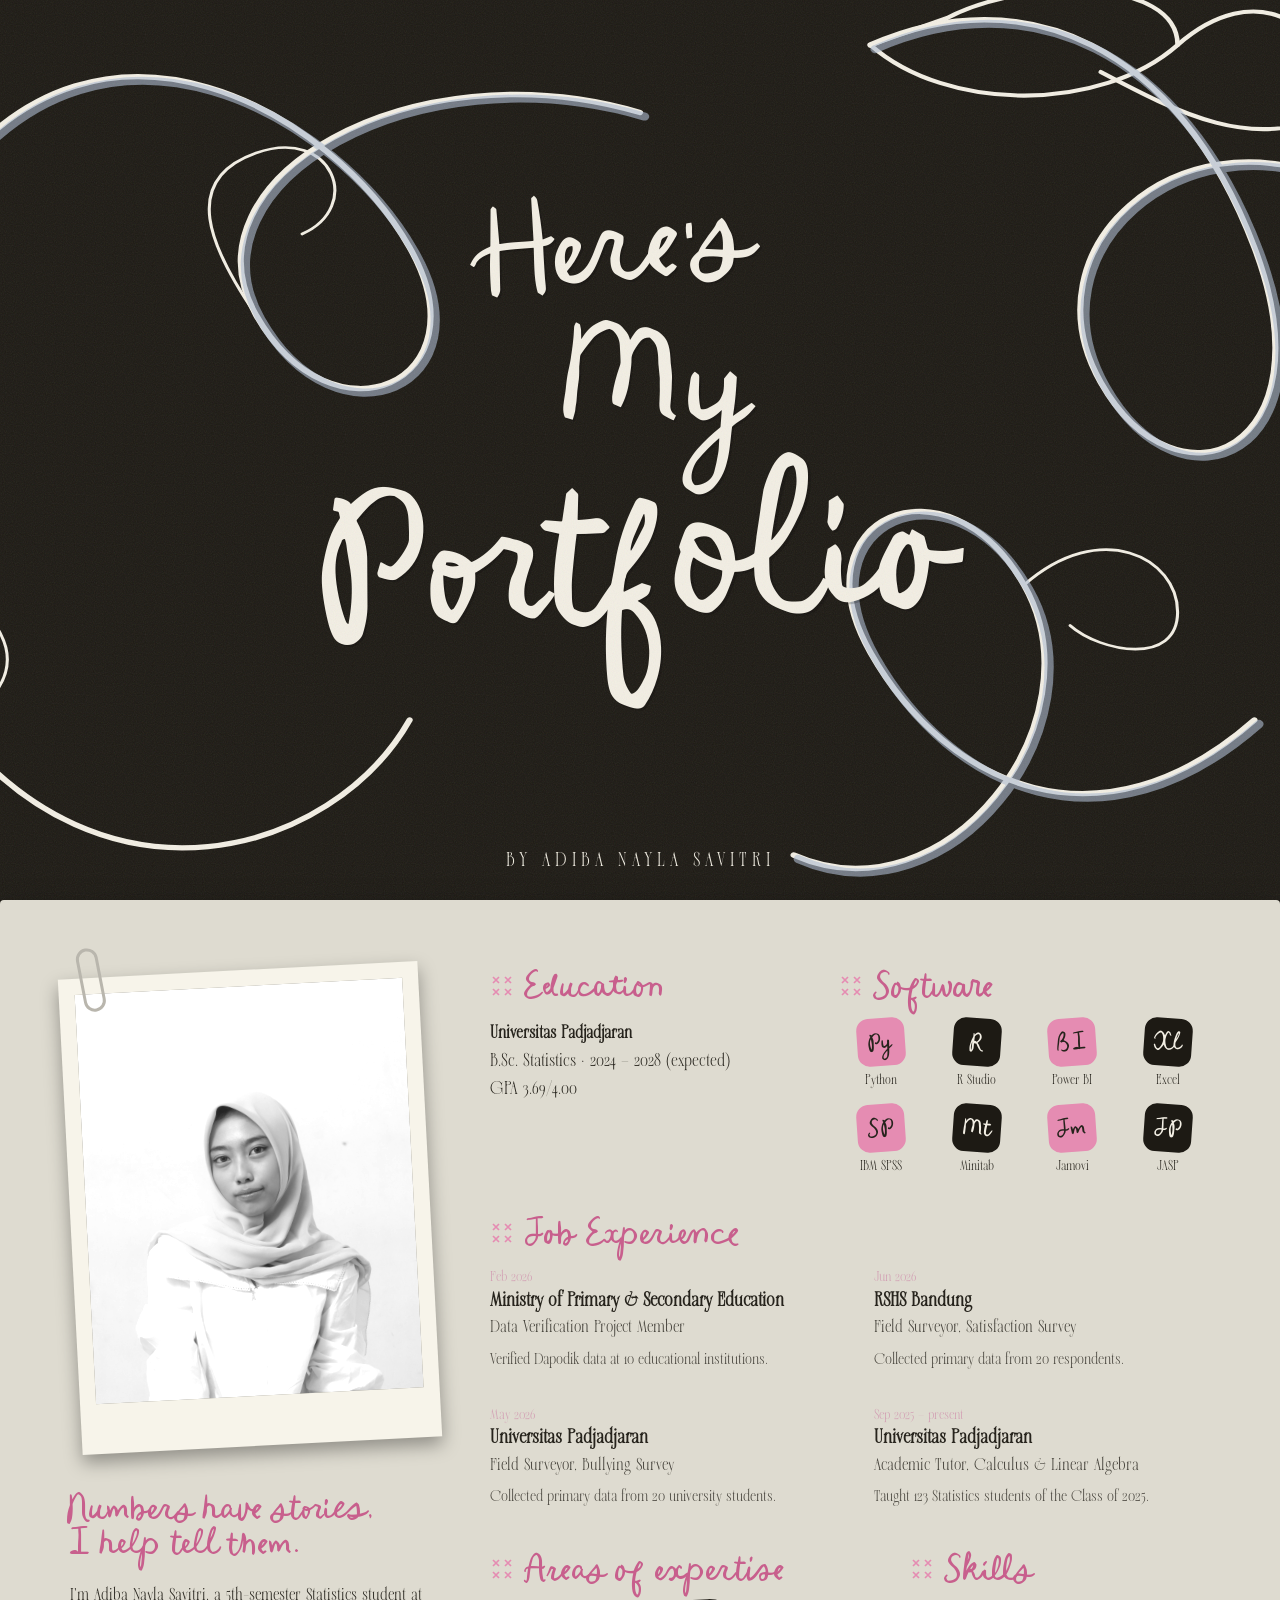
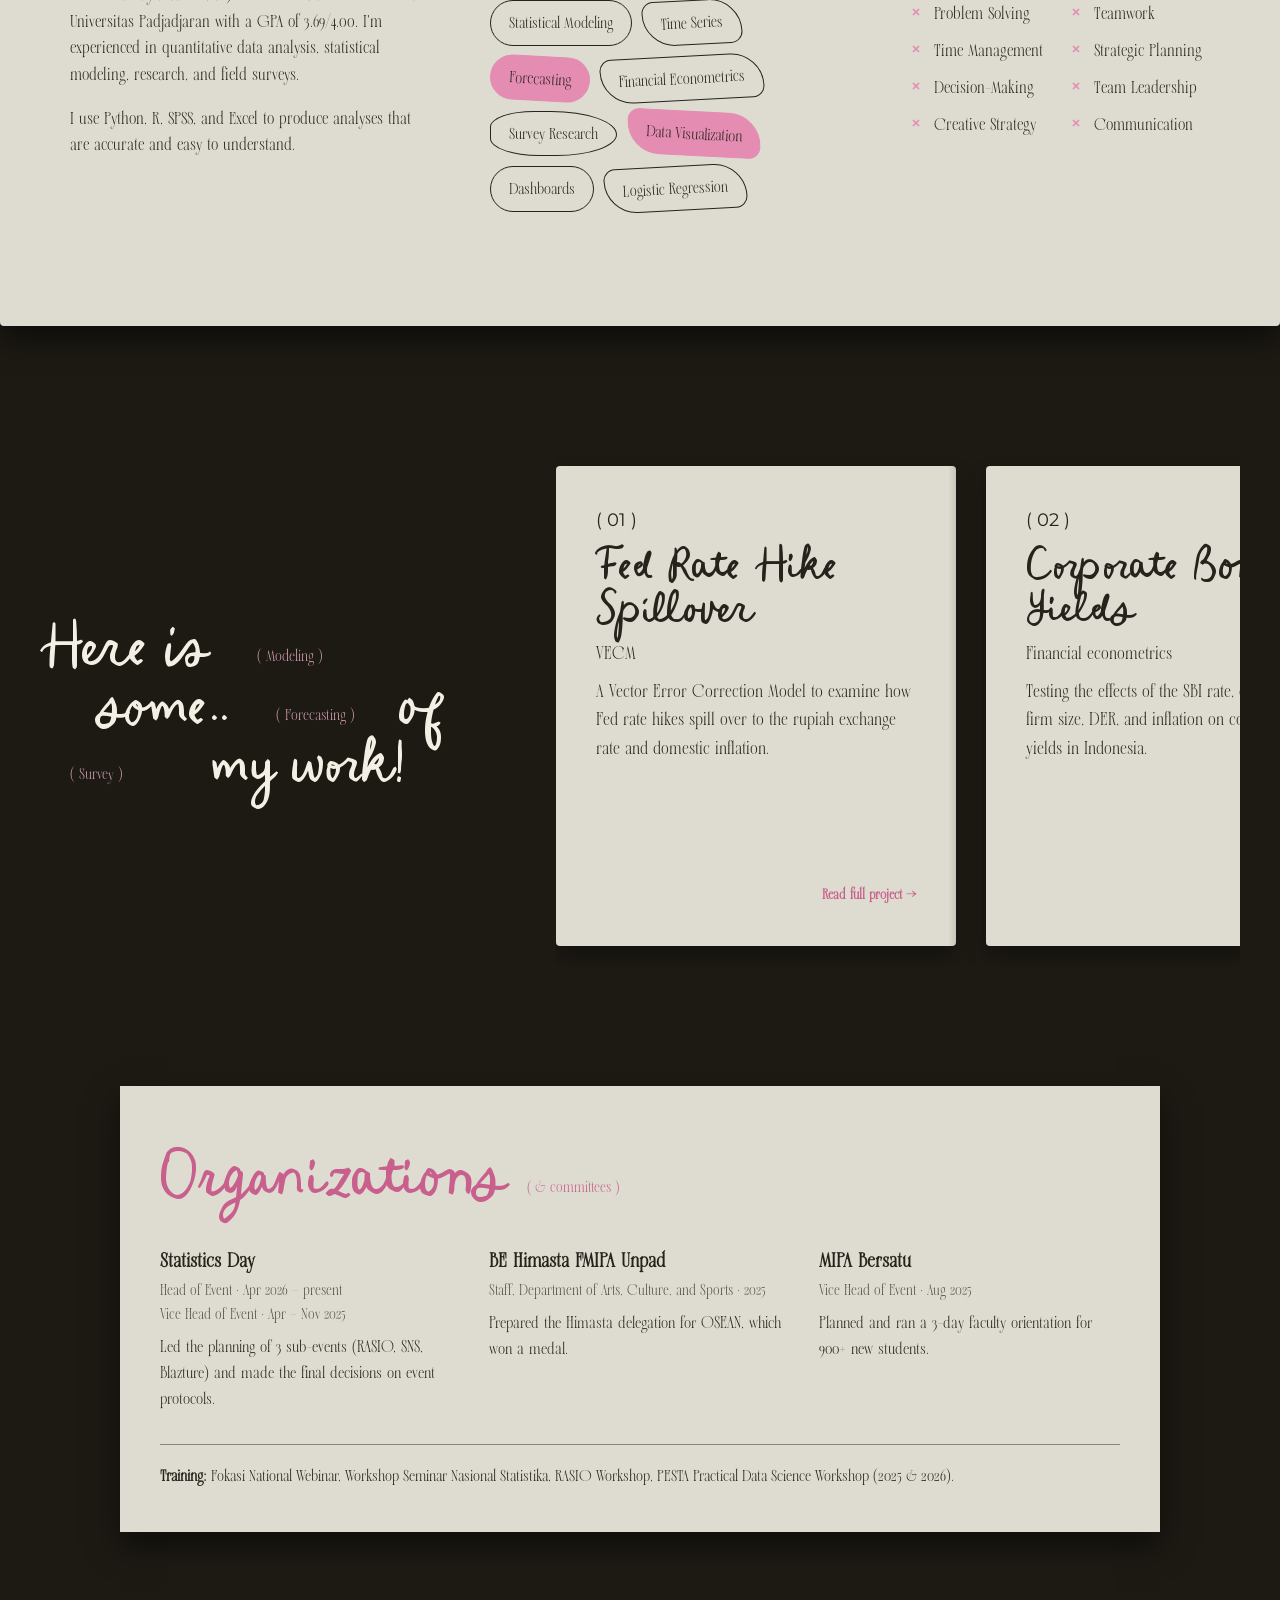
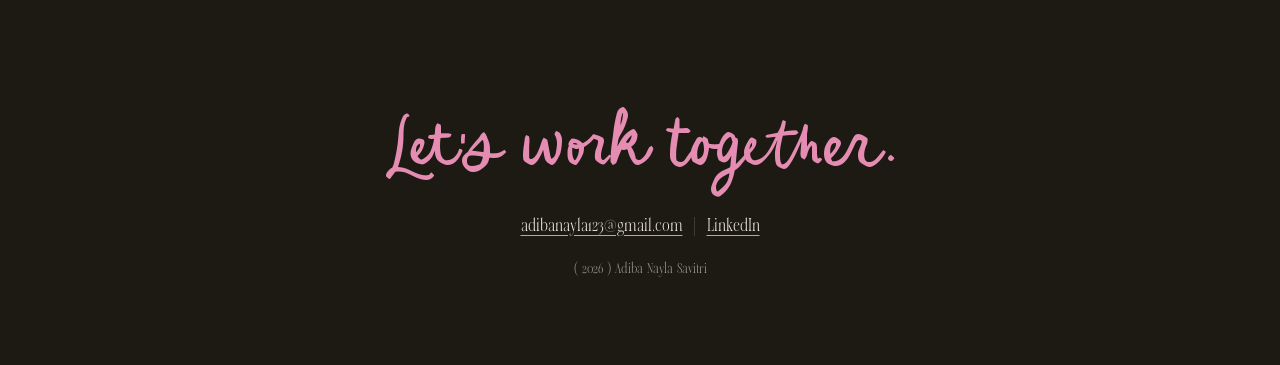
<file: index.html>
<!DOCTYPE html>
<html lang="en">
<head>
<meta charset="UTF-8">
<meta name="viewport" content="width=device-width, initial-scale=1">
<title>Portfolio – Adiba Nayla Savitri</title>
<meta name="description" content="Portfolio of Adiba Nayla Savitri, Statistics student at Universitas Padjadjaran.">
<link rel="preconnect" href="https://fonts.googleapis.com">
<link rel="preconnect" href="https://fonts.gstatic.com" crossorigin>
<link href="https://fonts.googleapis.com/css2?family=Cormorant+Garamond:ital,wght@0,400;0,600;1,400;1,600&family=Playfair+Display:ital,wght@0,400;0,600;1,400;1,600&family=Pinyon+Script&family=Montserrat:wght@400;500&display=swap" rel="stylesheet">
<link rel="stylesheet" href="style.css">
</head>
<body>

<header class="hero">
  <svg class="flourish-svg" viewBox="0 0 1000 800" xmlns="http://www.w3.org/2000/svg" preserveAspectRatio="none">
    <g fill="none" stroke="var(--cream)" stroke-width="4" stroke-linecap="round" stroke-linejoin="round">
      <path d="M 50 200 C 150 50, 300 150, 350 250 C 400 350, 300 400, 250 300 C 200 200, 350 100, 500 150" />
      <path d="M 250 300 C 220 250, 200 200, 250 180 C 300 160, 320 220, 280 240" stroke-width="2"/>
      <path d="M 650 100 C 750 50, 850 100, 900 250 C 950 400, 850 450, 800 350 C 750 250, 850 150, 950 200" />
      <path d="M 650 100 C 700 150, 800 150, 850 100 C 850 50, 750 50, 700 80 Z" stroke-width="3"/>
      <path d="M 850 100 C 900 50, 950 80, 950 150 C 900 180, 850 150, 800 120" stroke-width="3"/>
      <path d="M 900 600 C 800 700, 700 650, 650 550 C 600 450, 700 400, 750 500 C 800 600, 700 750, 600 700" />
      <path d="M 750 500 C 800 450, 850 480, 850 520 C 850 560, 800 550, 780 530" stroke-width="2"/>
      <path d="M 50 600 C 150 750, 300 700, 350 600" />
      <path d="M 50 500 C 80 520, 100 550, 80 580 C 60 610, 20 580, 30 550" stroke-width="2"/>
    </g>
    <g fill="none" stroke="#aebdd3" stroke-width="6" stroke-linecap="round" opacity="0.6" transform="translate(3, 3)">
      <path d="M 50 200 C 150 50, 300 150, 350 250 C 400 350, 300 400, 250 300 C 200 200, 350 100, 500 150" />
      <path d="M 650 100 C 750 50, 850 100, 900 250 C 950 400, 850 450, 800 350 C 750 250, 850 150, 950 200" />
      <path d="M 900 600 C 800 700, 700 650, 650 550 C 600 450, 700 400, 750 500 C 800 600, 700 750, 600 700" />
    </g>
  </svg>

  <div class="hero-content">
    <h1 class="title-top">Here's</h1>
    <h1 class="title-middle">My</h1>
    <h1 class="title-bottom">Portfolio</h1>
  </div>
  
  <p class="title-sub">By Adiba Nayla Savitri</p>
</header>

<main>
  <section class="sheet about" id="about">
    <div class="about-grid">
      
      <aside class="about-side">
        <div class="polaroid">
          <span class="clip"></span>
          <div class="ph"><img src="assets/foto.jpg" alt="" onerror="this.remove()"></div>
        </div>
        <h2 class="tagline hand">Numbers have stories,<br>I help tell them.</h2>
        <p>I'm Adiba Nayla Savitri, a 5th-semester Statistics student at Universitas Padjadjaran with a GPA of 3.69/4.00. I'm experienced in quantitative data analysis, statistical modeling, research, and field surveys.</p>
        <p>I use Python, R, SPSS, and Excel to produce analyses that are accurate and easy to understand.</p>
      </aside>

      <div class="about-main">
        
        <div class="edu-soft-row">
          <div class="blk">
            <h3 class="hd hand">Education</h3>
            <p class="edu">
              <strong>Universitas Padjadjaran</strong><br>
              B.Sc. Statistics · 2024 – 2028 (expected)<br>
              GPA 3.69/4.00
            </p>
          </div>

          <div class="blk">
            <h3 class="hd hand">Software</h3>
            <ul class="sw">
              <li><b class="pink">Py</b>Python</li>
              <li><b class="ink">R</b>R Studio</li>
              <li><b class="pink">BI</b>Power BI</li>
              <li><b class="ink">Xl</b>Excel</li>
              <li><b class="pink">SP</b>IBM SPSS</li>
              <li><b class="ink">Mt</b>Minitab</li>
              <li><b class="pink">Jm</b>Jamovi</li>
              <li><b class="ink">JP</b>JASP</li>
            </ul>
          </div>
        </div>

        <div class="blk">
          <h3 class="hd hand">Job Experience</h3>
          <ul class="jobs">
            <li class="job"><span class="date">Feb 2026</span><strong>Ministry of Primary &amp; Secondary Education</strong><em>Data Verification Project Member</em><p>Verified Dapodik data at 10 educational institutions.</p></li>
            <li class="job"><span class="date">Jun 2026</span><strong>RSHS Bandung</strong><em>Field Surveyor, Satisfaction Survey</em><p>Collected primary data from 20 respondents.</p></li>
            <li class="job"><span class="date">May 2026</span><strong>Universitas Padjadjaran</strong><em>Field Surveyor, Bullying Survey</em><p>Collected primary data from 20 university students.</p></li>
            <li class="job"><span class="date">Sep 2025 – present</span><strong>Universitas Padjadjaran</strong><em>Academic Tutor, Calculus &amp; Linear Algebra</em><p>Taught 123 Statistics students of the Class of 2025.</p></li>
          </ul>
        </div>
        
        <div class="two">
          <div class="blk">
            <h3 class="hd hand">Areas of expertise</h3>
            <ul class="cloud"><li>Statistical Modeling</li><li>Time Series</li><li>Forecasting</li><li>Financial Econometrics</li><li>Survey Research</li><li>Data Visualization</li><li>Dashboards</li><li>Logistic Regression</li></ul>
          </div>
          <div class="blk">
            <h3 class="hd hand">Skills</h3>
            <ul class="skills"><li>Problem Solving</li><li>Teamwork</li><li>Time Management</li><li>Strategic Planning</li><li>Decision-Making</li><li>Team Leadership</li><li>Creative Strategy</li><li>Communication</li></ul>
          </div>
        </div>
      </div>
    </div>
  </section>

  <section class="work-section" id="work">
    <div class="work-container">
      
      <h2 class="work-title hand">Here is <small>( Modeling )</small><br><span>some..</span> <small>( Forecasting )</small> of <small>( Survey )</small><span>my work!</span></h2>
      
      <div class="projects-wrapper">
        <div class="projects-track">
          
          <a href="project1.html" class="project-card">
            <p class="pj-num">( 01 )</p>
            <h3 class="hand">Fed Rate Hike Spillover</h3>
            <p class="pj-tag">VECM</p>
            <p>A Vector Error Correction Model to examine how Fed rate hikes spill over to the rupiah exchange rate and domestic inflation.</p>
            <div class="card-hint">Read full project &rarr;</div>
          </a>

          <a href="project2.html" class="project-card">
            <p class="pj-num">( 02 )</p>
            <h3 class="hand">Corporate Bond Yields</h3>
            <p class="pj-tag">Financial econometrics</p>
            <p>Testing the effects of the SBI rate, exchange rate, firm size, DER, and inflation on corporate bond yields in Indonesia.</p>
            <div class="card-hint">Read full project &rarr;</div>
          </a>

          <a href="project3.html" class="project-card">
            <p class="pj-num">( 03 )</p>
            <h3 class="hand">BREN Stock Price</h3>
            <p class="pj-tag">Forecasting · machine learning</p>
            <p>ARIMA(1,1,0) compared with Prophet, Random Forest, XGBoost, SVR, and NNAR on 649 daily data points (2024–2026).</p>
            <div class="card-hint">Read full project &rarr;</div>
          </a>

          <a href="project4.html" class="project-card">
            <p class="pj-num">( 04 )</p>
            <h3 class="hand">Interactive Dashboards</h3>
            <p class="pj-tag">Data visualization</p>
            <p>Dashboards built from operational and business data to visualize KPIs intuitively.</p>
            <div class="card-hint">Read full project &rarr;</div>
          </a>

          <a href="project5.html" class="project-card">
            <p class="pj-num">( 05 )</p>
            <h3 class="hand">Underdeveloped Areas in NTT &amp; NTB</h3>
            <p class="pj-tag">Firth logistic regression</p>
            <p>Penalized likelihood for 32 regencies/cities in NTT and NTB, handling perfect separation in a small sample.</p>
            <div class="card-hint">Read full project &rarr;</div>
          </a>

          <div class="project-card end-card">
            <h3 class="hand">Want to see more?</h3>
            <p>The details and results of each project are easy to discuss over email.</p>
            <p><a href="mailto:adibanayla123@gmail.com" class="email-link">adibanayla123@gmail.com</a></p>
          </div>

        </div>
      </div>
    </div>
  </section>

  <section class="sheet org" id="organisasi">
    <h2 class="hand">Organizations <small>( &amp; committees )</small></h2>
    <div class="org-list">
      <div>
        <h3>Statistics Day</h3>
        <span>Head of Event · Apr 2026 – present<br>Vice Head of Event · Apr – Nov 2025</span>
        <p>Led the planning of 3 sub-events (RASIO, SNS, Blazture) and made the final decisions on event protocols.</p>
      </div>
      <div>
        <h3>BE Himasta FMIPA Unpad</h3>
        <span>Staff, Department of Arts, Culture, and Sports · 2025</span>
        <p>Prepared the Himasta delegation for OSEAN, which won a medal.</p>
      </div>
      <div>
        <h3>MIPA Bersatu</h3>
        <span>Vice Head of Event · Aug 2025</span>
        <p>Planned and ran a 3-day faculty orientation for 900+ new students.</p>
      </div>
    </div>
    <p class="train"><strong>Training:</strong> Fokasi National Webinar, Workshop Seminar Nasional Statistika, RASIO Workshop, PESTA Practical Data Science Workshop (2025 &amp; 2026).</p>
  </section>
</main>

<footer class="contact" id="contact">
  <h2 class="hand">Let's work together.</h2>
  <p><a href="mailto:adibanayla123@gmail.com">adibanayla123@gmail.com</a> &nbsp;|&nbsp; <a href="https://linkedin.com/adibanaylasavitri" target="_blank" rel="noopener">LinkedIn</a></p>
  <p class="fine">( 2026 ) Adiba Nayla Savitri</p>
</footer>

</body>
</html>
</file>
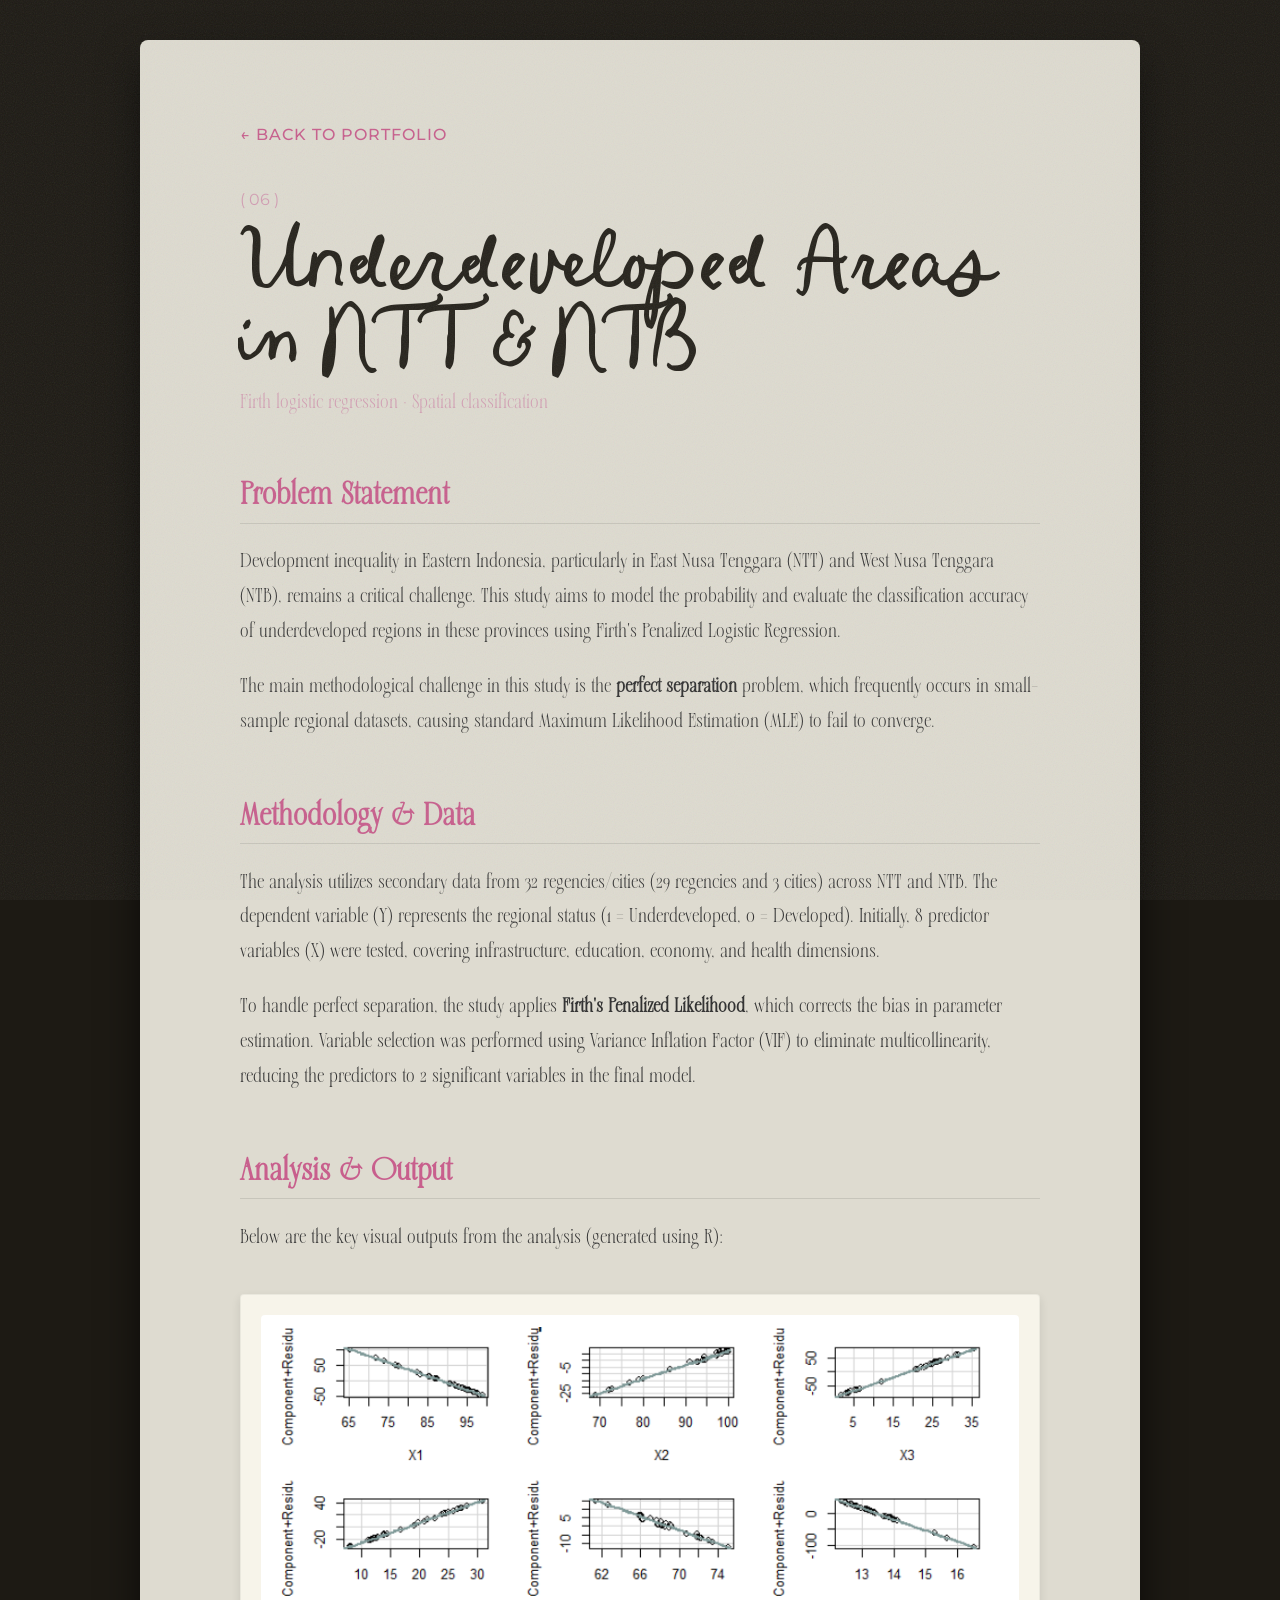
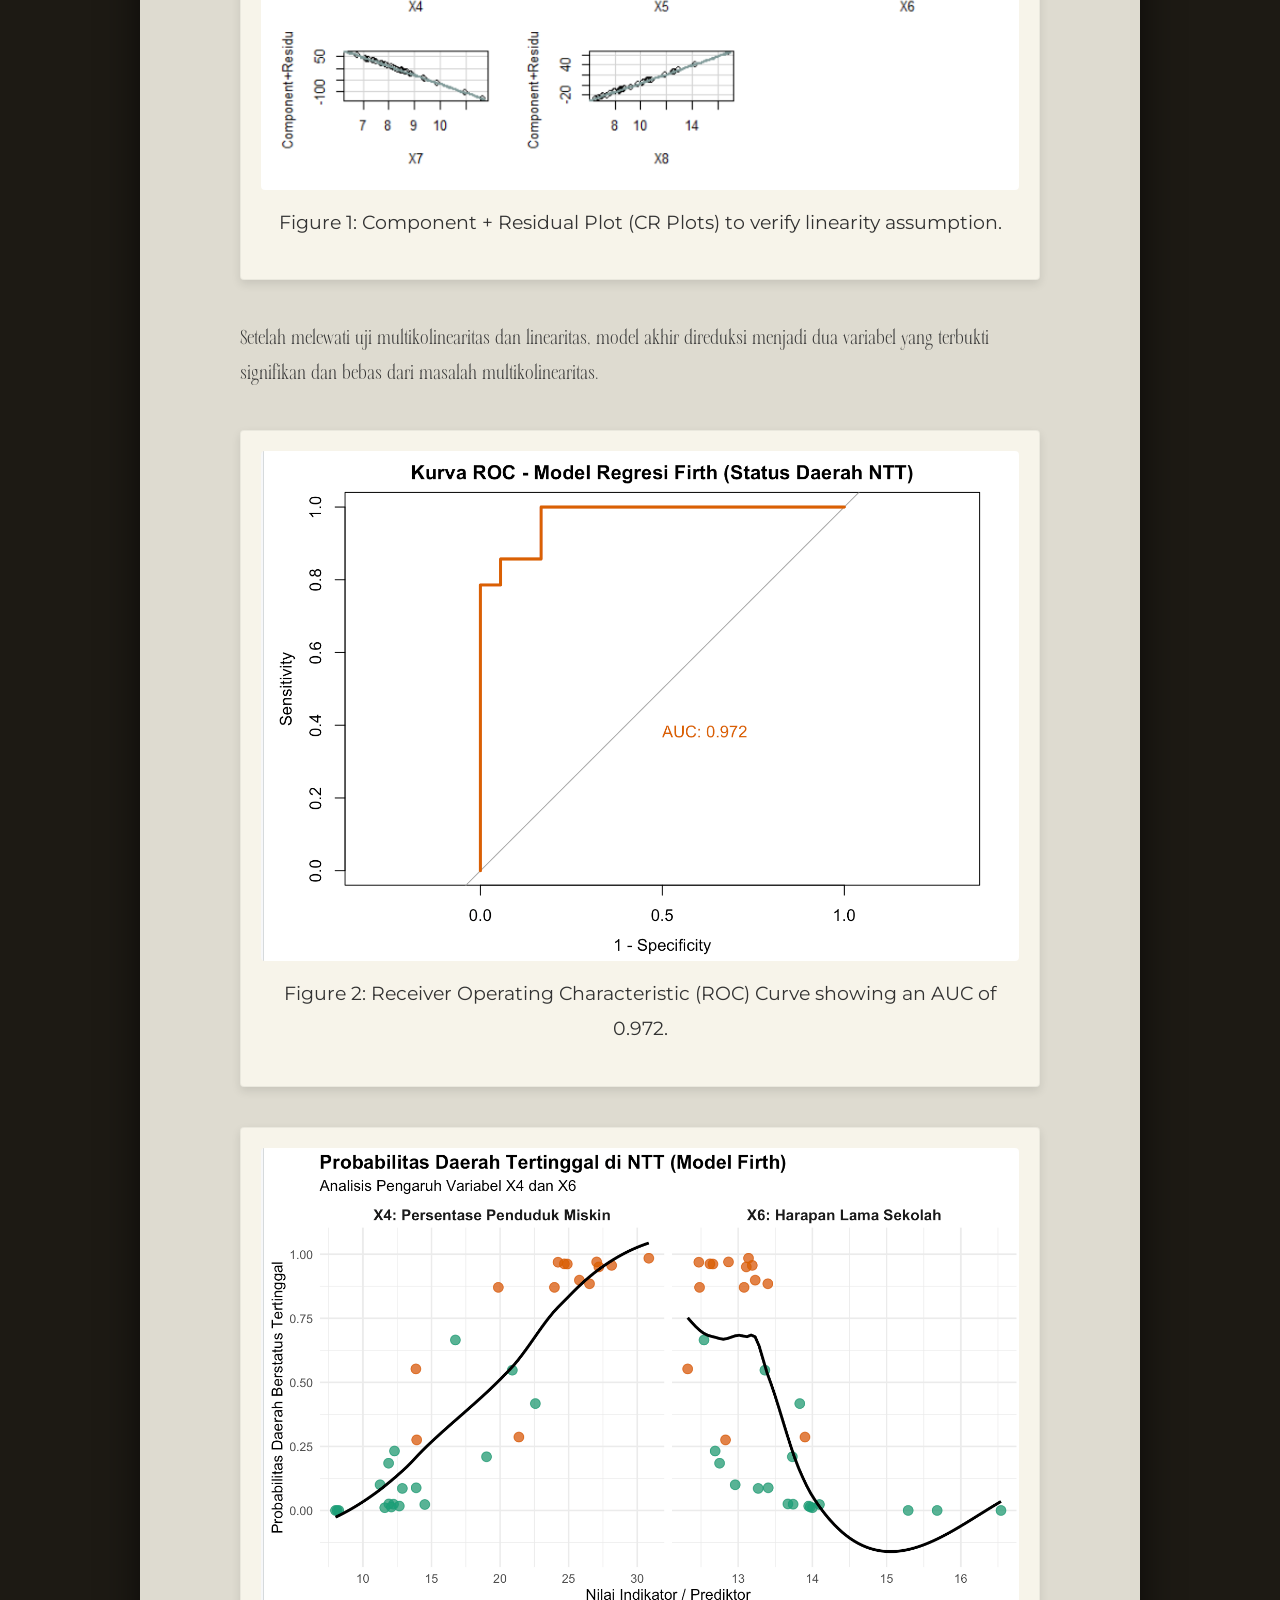
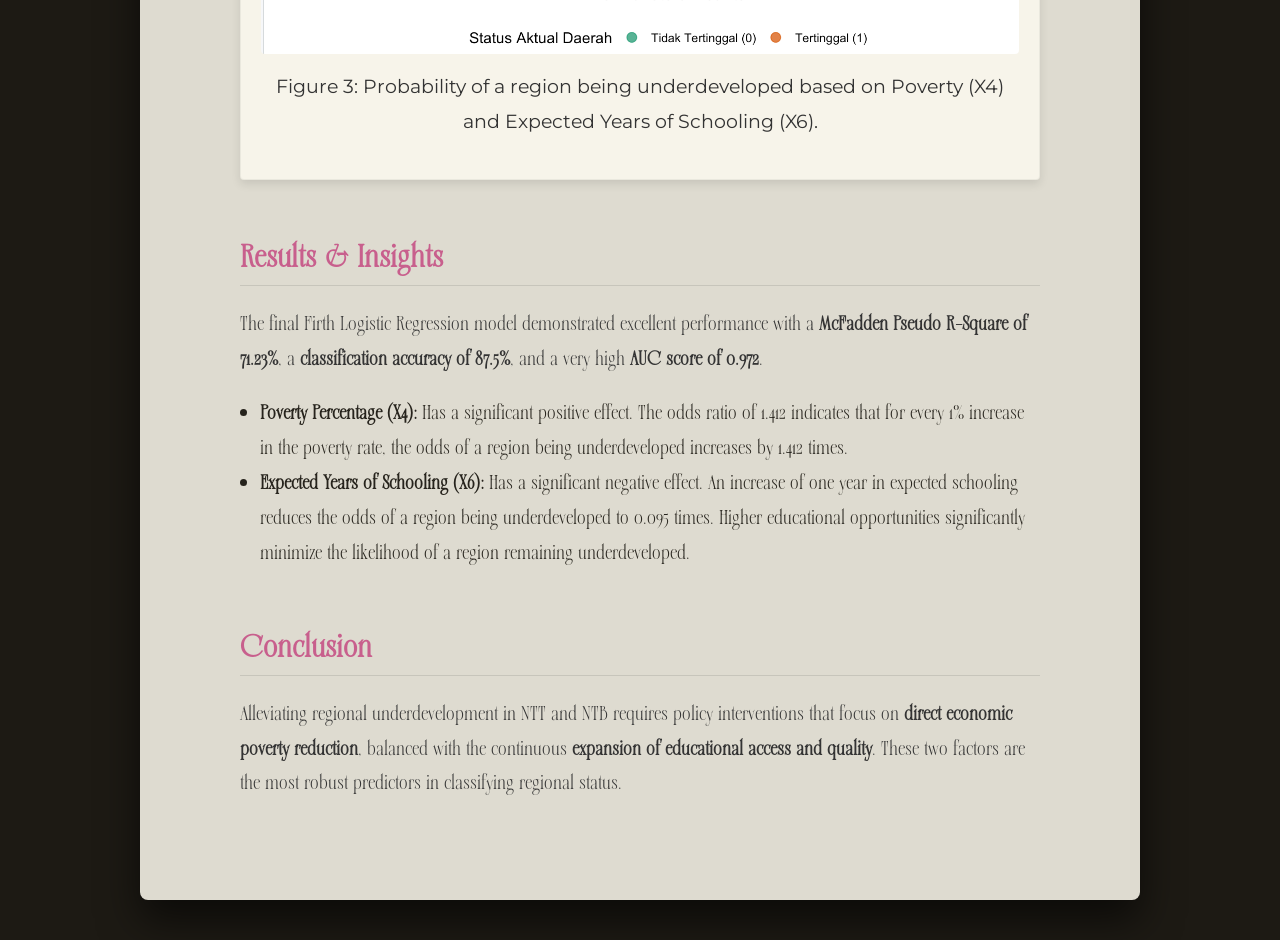
<file: project6.html>
<!DOCTYPE html>
<html lang="en">
<head>
<meta charset="UTF-8">
<meta name="viewport" content="width=device-width, initial-scale=1">
<title>Underdeveloped Areas in NTT & NTB – Adiba Nayla Savitri</title>
<link rel="preconnect" href="https://fonts.googleapis.com">
<link rel="preconnect" href="https://fonts.gstatic.com" crossorigin>
<link href="https://fonts.googleapis.com/css2?family=Cormorant+Garamond:ital,wght@0,400;0,600;1,400;1,600&family=Playfair+Display:ital,wght@0,400;0,600;1,400;1,600&family=Pinyon+Script&family=Montserrat:wght@400;500&display=swap" rel="stylesheet">
<link rel="stylesheet" href="style.css">
</head>
<body>

<div class="project-page">
  <a href="index.html#work" class="back-link">&larr; Back to Portfolio</a>
  
  <div class="project-header">
    <p class="pj-num">( 06 )</p>
    <h1 class="hand">Underdeveloped Areas in NTT &amp; NTB</h1>
    <p class="pj-tag">Firth logistic regression · Spatial classification</p>
  </div>

  <div class="project-body">
    <h2>Problem Statement</h2>
    <p>Development inequality in Eastern Indonesia, particularly in East Nusa Tenggara (NTT) and West Nusa Tenggara (NTB), remains a critical challenge. This study aims to model the probability and evaluate the classification accuracy of underdeveloped regions in these provinces using Firth's Penalized Logistic Regression.</p>
    <p>The main methodological challenge in this study is the <strong>perfect separation</strong> problem, which frequently occurs in small-sample regional datasets, causing standard Maximum Likelihood Estimation (MLE) to fail to converge.</p>

    <h2>Methodology & Data</h2>
    <p>The analysis utilizes secondary data from 32 regencies/cities (29 regencies and 3 cities) across NTT and NTB. The dependent variable (Y) represents the regional status (1 = Underdeveloped, 0 = Developed). Initially, 8 predictor variables (X) were tested, covering infrastructure, education, economy, and health dimensions.</p>
    <p>To handle perfect separation, the study applies <strong>Firth's Penalized Likelihood</strong>, which corrects the bias in parameter estimation. Variable selection was performed using Variance Inflation Factor (VIF) to eliminate multicollinearity, reducing the predictors to 2 significant variables in the final model.</p>

    <h2>Analysis & Output</h2>
    <p>Below are the key visual outputs from the analysis (generated using R):</p>
    
    <div class="chart-container">
      <!-- GANTI src DENGAN GAMBAR PLOT LINIERITAS DARI PDF KAMU -->
      <img src="assets/plot-linieritas.png" alt="Linearity Plot" onerror="this.src='https://via.placeholder.com/800x400?text=Screenshot+Gambar+1+Plot+Linieritas'; this.style.opacity='0.5';">
      <p class="chart-caption">Figure 1: Component + Residual Plot (CR Plots) to verify linearity assumption.</p>
    </div>

    <p>Setelah melewati uji multikolinearitas dan linearitas, model akhir direduksi menjadi dua variabel yang terbukti signifikan dan bebas dari masalah multikolinearitas.</p>

    <div class="chart-container">
      <!-- GANTI src DENGAN GAMBAR KURVA ROC DARI PDF KAMU -->
      <img src="assets/kurvaROC.png" alt="ROC Curve" onerror="this.src='https://via.placeholder.com/600x400?text=Screenshot+Gambar+2+Kurva+ROC'; this.style.opacity='0.5';">
      <p class="chart-caption">Figure 2: Receiver Operating Characteristic (ROC) Curve showing an AUC of 0.972.</p>
    </div>

    <div class="chart-container">
      <!-- GANTI src DENGAN GAMBAR PROBABILITAS DARI PDF KAMU -->
      <img src="assets/kurva-probabilitas.png" alt="Probability Curve" onerror="this.src='https://via.placeholder.com/800x400?text=Screenshot+Gambar+3+Kurva+Probabilitas'; this.style.opacity='0.5';">
      <p class="chart-caption">Figure 3: Probability of a region being underdeveloped based on Poverty (X4) and Expected Years of Schooling (X6).</p>
    </div>

    <h2>Results & Insights</h2>
    <p>The final Firth Logistic Regression model demonstrated excellent performance with a <strong>McFadden Pseudo R-Square of 71.23%</strong>, a <strong>classification accuracy of 87.5%</strong>, and a very high <strong>AUC score of 0.972</strong>.</p>
    <ul>
      <li><strong>Poverty Percentage (X4):</strong> Has a significant positive effect. The odds ratio of 1.412 indicates that for every 1% increase in the poverty rate, the odds of a region being underdeveloped increases by 1.412 times.</li>
      <li><strong>Expected Years of Schooling (X6):</strong> Has a significant negative effect. An increase of one year in expected schooling reduces the odds of a region being underdeveloped to 0.095 times. Higher educational opportunities significantly minimize the likelihood of a region remaining underdeveloped.</li>
    </ul>

    <h2>Conclusion</h2>
    <p>Alleviating regional underdevelopment in NTT and NTB requires policy interventions that focus on <strong>direct economic poverty reduction</strong>, balanced with the continuous <strong>expansion of educational access and quality</strong>. These two factors are the most robust predictors in classifying regional status.</p>
  </div>
</div>

</body>
</html>
</file>
<file: style.css>
@font-face {
  font-family: "Limoncello Receipt";
  src: url("fonts/LimoncelloRecipe.woff2") format("woff2");
  font-display: swap;
}
@font-face { 
  font-family: "HV Philosykos"; 
  font-weight: 400; 
  font-style: normal; 
  src: url("fonts/Philosykos-Regular.woff2") format("woff2"); 
  font-display: swap; 
}

:root {
  --ink: #1d1a14;
  --paper: #dedbd0;
  --paper-2: #c8c5b8;
  --cream: #f3efe4;
  --pink: #e58cb2;
  --pink-deep: #c85f8d;
  --pink-subtle: #d29eb3;
  --text: #26231c;
  --bg-hero: #1d1a14; 
  --hand: "Limoncello Receipt", "Pinyon Script", cursive;
  --serif: "HV Philosykos", "Cormorant Garamond", Georgia, serif;
  --sans: "Montserrat", sans-serif;
  --x: url("data:image/svg+xml,%3Csvg xmlns='http://www.w3.org/2000/svg' width='12' height='12'%3E%3Cpath d='M3 3l6 6M9 3l-6 6' stroke='%23e58cb2' stroke-width='1.7'/%3E%3C/svg%3E");
}

*, *::before, *::after { box-sizing: border-box; }
html { scroll-behavior: smooth; font-size: 110%; }
body {
  margin: 0;
  background: var(--ink);
  color: var(--text);
  font-family: var(--serif);
  line-height: 1.6;
  overflow-x: hidden;
}
body::before {
  content: ""; position: fixed; inset: 0; z-index: 50; pointer-events: none; opacity: .09;
  background-image: url("data:image/svg+xml,%3Csvg xmlns='http://www.w3.org/2000/svg' width='200' height='200'%3E%3Cfilter id='n'%3E%3CfeTurbulence type='fractalNoise' baseFrequency='.9' numOctaves='2'/%3E%3C/filter%3E%3Crect width='200' height='200' filter='url(%23n)'/%3E%3C/svg%3E");
}
img { max-width: 100%; display: block; }
a { color: inherit; }
a:focus-visible { outline: 3px solid var(--pink); outline-offset: 3px; }
.hand { font-family: var(--hand); font-weight: normal; }
h1, h2, h3, h4 { margin: 0; }

.xring {
  position: absolute; background: var(--x); pointer-events: none;
  -webkit-mask: radial-gradient(circle, transparent 52%, #000 53% 68%, transparent 69%);
          mask: radial-gradient(circle, transparent 52%, #000 53% 68%, transparent 69%);
}
.clip {
  position: absolute; width: 22px; height: 64px; border: 3px solid #b9b6ad; border-radius: 12px;
  transform: rotate(14deg); z-index: 4;
}
.clip.sm { top: -18px; left: 22px; transform: rotate(-8deg); }

/* HERO */
.hero {
  position: relative; 
  overflow: hidden; 
  min-height: 100svh; 
  background: var(--bg-hero); 
  color: var(--cream); 
  display: flex; 
  flex-direction: column;
  justify-content: center;
  align-items: center;
}

.flourish-svg {
  position: absolute;
  top: 50%;
  left: 50%;
  width: 120%;
  height: 120%;
  transform: translate(-50%, -50%);
  z-index: 1;
  pointer-events: none;
}

.hero-content {
  position: relative;
  z-index: 2;
  display: flex;
  flex-direction: column;
  align-items: center;
  justify-content: center;
  text-align: center;
  margin-bottom: 50px;
}

.hero-content h1 {
  font-family: var(--hand);
  font-weight: normal;
  color: var(--cream);
  text-shadow: 2px 2px 0px rgba(0,0,0,0.2);
  line-height: 1.2; 
}

.title-top {
  font-size: clamp(3rem, 8vw, 7rem);
  transform: rotate(-5deg) translateX(-10%);
}

.title-middle {
  font-size: clamp(4rem, 10vw, 9rem);
  transform: rotate(3deg) translateX(10%);
}

.title-bottom {
  font-size: clamp(5rem, 14vw, 13rem);
  transform: rotate(-2deg) translateY(-10px);
}

.title-sub {
  position: absolute;
  bottom: 25px;
  left: 50%;
  transform: translateX(-50%);
  z-index: 2;
  font-family: "HV Philosykos", "Cormorant Garamond", serif; 
  font-style: normal; 
  text-transform: uppercase;
  font-size: clamp(0.8rem, 1.5vw, 1.1rem);
  letter-spacing: 5px;
  color: var(--cream);
  text-align: center;
  margin: 0;
  width: max-content;
}

main { max-width: 100%; margin: 0 auto; padding: 0; }

/* ABOUT SECTION */
.sheet.about { 
  max-width: 1400px; margin: 0 auto 120px; padding: 0; 
  background: var(--paper); box-shadow: 0 14px 30px rgba(0,0,0,.5); position: relative; border-radius: 4px;
}
.about-grid { 
  display: grid; 
  grid-template-columns: 360px 1fr; 
  gap: 60px; 
  padding: 70px; 
  align-items: start; 
}

.polaroid { position: relative; width: 100%; background: #f7f4ea; padding: 16px 16px 50px; transform: rotate(-3deg); box-shadow: 0 8px 18px rgba(0,0,0,.35); }
.polaroid .ph { aspect-ratio: 4 / 5; background: #aaa79c; overflow: hidden; }
.polaroid img { width: 100%; height: 100%; object-fit: cover; filter: grayscale(1) contrast(1.25); }
.polaroid .clip { top: -30px; left: 22px; transform: rotate(-8deg); }
.stamp { position: absolute; width: 120px; right: -60px; bottom: 20px; color: var(--pink-deep); opacity: .85; transform: rotate(-12deg); }
.tagline { margin: 44px 0 20px; color: var(--pink-deep); font-size: 1.8rem; line-height: 1.12; }
.about-side p { margin: 0 0 1em; font-size: .95rem; }

.blk { margin-bottom: 44px; }
.hd { display: flex; align-items: center; gap: 10px; margin: 0 0 16px; color: var(--pink-deep); font-size: 1.8rem; line-height: 1; }
.hd::before { content: ""; flex: none; width: 24px; height: 24px; background: var(--x); background-size: 12px 12px; }
.edu { margin: 0; font-size: 1rem; }

.edu-soft-row {
  display: grid;
  grid-template-columns: 1fr 1.2fr;
  gap: 40px;
  align-items: start;
  margin-bottom: 44px;
}
.edu-soft-row .blk { margin-bottom: 0; }

.sw { 
  display: grid; 
  grid-template-columns: repeat(4, 1fr); 
  gap: 16px 12px; 
  margin: 0; padding: 0; list-style: none; 
}
.sw li { text-align: center; font-size: .75rem; font-style: normal; line-height: 1.2; }
.sw b { 
  display: grid; place-items: center; 
  width: 48px; height: 48px; 
  margin: 0 auto 6px; border-radius: 12px; 
  font-family: var(--hand); font-weight: normal; font-size: 1.2rem; font-style: normal; 
}
.sw b.pink { background: var(--pink); color: var(--text); transform: rotate(-4deg); }
.sw b.ink { background: var(--ink); color: var(--cream); transform: rotate(4deg); }

.jobs { display: grid; grid-template-columns: 1fr 1fr; gap: 32px 48px; margin: 0; padding: 0; list-style: none; }
.job .date { display: block; font-size: .8rem; color: var(--pink-subtle); font-style: normal; }
.job strong { display: block; font-size: 1.1rem; line-height: 1.2; }
.job em { display: block; font-size: .95rem; margin-top: 2px; font-style: normal; opacity: .85; }
.job p { margin: 6px 0 0; font-size: .9rem; opacity: .8; }

.two { display: grid; grid-template-columns: 1.2fr 1fr; gap: 40px 60px; }
.cloud { display: flex; flex-wrap: wrap; gap: 10px; margin: 0; padding: 0; list-style: none; }
.cloud li { padding: 9px 18px; border: 1.5px solid var(--text); border-radius: 999px; font-size: .9rem; }
.cloud li:nth-child(2n) { border-radius: 14px 40px 14px 40px; transform: rotate(-3deg); }
.cloud li:nth-child(3n) { background: var(--pink); border-color: var(--pink); transform: rotate(3deg); }
.cloud li:nth-child(5n) { border-radius: 40% 60% 55% 45%; }
.skills { 
  display: grid; 
  grid-template-columns: 1fr 1fr; 
  gap: 10px 20px; 
  margin: 0; padding: 0; list-style: none; 
}
.skills li { position: relative; padding-left: 24px; font-size: .95rem; }
.skills li::before { 
  content: ""; position: absolute; left: 0; top: .35em; width: 12px; height: 12px; 
  background: var(--x); background-size: 12px 12px; 
}

/* WORK SECTION */
.work-section {
  max-width: 1400px;
  margin: 0 auto 120px;
  padding: 0 40px;
}

.work-container {
  display: grid;
  grid-template-columns: 1fr 1.5fr;
  gap: 60px;
  align-items: center;
}

.work-title { 
  color: var(--cream); 
  font-size: clamp(2rem, 4vw, 3.8rem); /* Ukuran disesuaikan agar proporsional */
  line-height: 1.15; 
  margin: 0; 
}
.work-title span { margin-left: 1.2em; }
.work-title small { 
  font-family: var(--serif); 
  font-size: clamp(0.8rem, 1.2vw, 1rem); 
  color: var(--pink-subtle); 
  font-style: normal; 
  margin: 0 30px;
}

.projects-wrapper {
  overflow-x: auto;
  scroll-snap-type: x mandatory;
  scrollbar-width: none;
  -ms-overflow-style: none;
  padding: 20px 0;
  border-radius: 4px;
}
.projects-wrapper::-webkit-scrollbar { display: none; }

.projects-track {
  display: flex;
  gap: 30px;
  width: max-content;
  align-items: stretch;
}

.project-card {
  display: flex;
  flex-direction: column;
  text-decoration: none;
  width: 400px;
  height: 480px; 
  box-sizing: border-box;
  background: var(--paper);
  padding: 40px;
  border-radius: 4px;
  box-shadow: 0 10px 20px rgba(0,0,0,.3);
  scroll-snap-align: start;
  position: relative;
  overflow: hidden;
  cursor: pointer;
  transition: transform 0.3s ease, box-shadow 0.3s ease;
}
.project-card:hover {
  transform: translateY(-5px);
  box-shadow: 0 15px 30px rgba(0,0,0,.5);
}
.project-card::after {
  content: ""; position: absolute; top: 0; bottom: 0; right: 0; width: 8px;
  background: linear-gradient(to left, rgba(0,0,0,.1), transparent);
}

.pj-num {
  margin: 0 0 10px;
  color: var(--pink-subtle);
  font-size: .9rem;
  font-family: var(--sans);
}
.project-card h3 {
  font-size: 2.2rem;
  line-height: 1.1;
  margin-bottom: 10px;
  color: var(--text);
}
.pj-tag {
  margin: 0 0 20px;
  color: var(--pink-subtle);
  font-size: .9rem;
}
.project-card p {
  margin: 0 0 10px;
  font-size: 1rem;
  line-height: 1.6;
  color: var(--text);
}

.card-hint {
  margin-top: auto;
  font-size: 0.8rem;
  color: var(--pink-deep);
  text-align: right;
  font-weight: bold;
}

.end-card {
  background: var(--ink);
  color: var(--cream);
  justify-content: center;
  cursor: default;
}
.end-card:hover { transform: none; box-shadow: 0 10px 20px rgba(0,0,0,.3); }
.end-card h3 { color: var(--cream); }
.end-card p { color: var(--cream); opacity: 0.8; }
.email-link { color: var(--pink); text-decoration: underline; text-underline-offset: 4px; }

/* ORGANIZATION SECTION */
.sheet { background: var(--paper); box-shadow: 0 14px 30px rgba(0,0,0,.5); margin: 0 auto 120px; position: relative; }
.org { max-width: 1040px; margin: 0 auto 120px; padding: 44px 40px; }
.org h2 { color: var(--pink-deep); font-size: clamp(2rem, 6vw, 3.2rem); margin-bottom: 24px; font-style: normal; }
.org h2 small, .org-list span { font-family: var(--serif); font-size: .85rem; color: inherit; font-style: normal; }
.org-list { display: grid; grid-template-columns: repeat(auto-fit, minmax(240px, 1fr)); gap: 28px; }
.org-list h3 { font-size: 1.15rem; margin-bottom: 2px; }
.org-list span { display: block; opacity: .75; margin-bottom: 8px; }
.org-list p { margin: 0; font-size: .92rem; }
.train { margin: 32px 0 0; padding-top: 18px; border-top: 1.5px solid rgba(0,0,0,.4); font-size: .9rem; }

/* CONTACT SECTION */
.contact { text-align: center; padding: 40px 20px 72px; color: var(--cream); }
.contact h2 { color: var(--pink); font-size: clamp(2.2rem, 7vw, 3.6rem); }
.contact a { text-decoration-color: var(--pink); text-underline-offset: 4px; }
.fine { font-size: .8rem; opacity: .6; font-style: normal; }

/* MEDIA QUERIES */
@media (max-width: 1100px) {
  .about-grid { grid-template-columns: 300px 1fr; gap: 40px; padding: 50px; }
  .edu-soft-row { grid-template-columns: 1fr; gap: 30px; }
  .jobs { grid-template-columns: 1fr; gap: 24px; }
  .two { grid-template-columns: 1fr; gap: 30px; }
  .sw { grid-template-columns: repeat(8, 1fr); gap: 16px 8px; } 
  
  .work-container {
    grid-template-columns: 1fr;
    gap: 30px;
  }
  .work-title {
    margin-bottom: 20px;
  }
  .projects-wrapper {
    padding-left: 0;
    margin-left: -20px;
    margin-right: -20px;
  }
}

@media (max-width: 720px) {
  .hero { min-height: 80svh; }
  .title-sub { bottom: 30px; letter-spacing: 2px; font-size: 0.75rem; }
  
  .sheet.about { margin: 0 10px 80px; }
  .about-grid { grid-template-columns: 1fr; padding: 40px 24px; gap: 32px; }
  .polaroid { width: 80%; margin: 0 auto; }
  .stamp { right: -20px; width: 90px; }
  
  .work-section { padding: 0 20px; }
  .org { padding: 36px 24px; }
  .sw { grid-template-columns: repeat(4, 1fr); gap: 12px 6px; } 
  
  .project-card { width: 300px; height: 420px; padding: 30px 20px; }
  .project-card h3 { font-size: 1.8rem; }
}

@media (prefers-reduced-motion: reduce) {
  html { scroll-behavior: auto; }
  .bubble, .nav-btn { transition: none; }
  .leaf, .face { transition: none; }
}

/* PROJECT DETAIL PAGE */
.project-page {
  background: var(--paper);
  max-width: 1000px;
  margin: 40px auto;
  padding: 80px 100px;
  border-radius: 8px;
  box-shadow: 0 20px 40px rgba(0,0,0,.6);
  position: relative;
}

.back-link {
  display: inline-block;
  font-family: var(--sans);
  font-size: 0.9rem;
  font-weight: 500;
  color: var(--pink-deep);
  text-decoration: none;
  margin-bottom: 40px;
  text-transform: uppercase;
  letter-spacing: 1px;
}
.back-link:hover { text-decoration: underline; }

.project-header h1 {
  font-size: clamp(3rem, 6vw, 5rem);
  line-height: 1;
  margin-bottom: 10px;
  color: var(--text);
}
.project-header .pj-tag {
  font-size: 1.1rem;
  margin-bottom: 30px;
}

.project-body h2 {
  font-family: var(--serif);
  font-size: 1.8rem;
  color: var(--pink-deep);
  margin-top: 50px;
  margin-bottom: 15px;
  border-bottom: 1.5px solid rgba(0,0,0,0.1);
  padding-bottom: 5px;
}
.project-body p {
  font-size: 1.1rem;
  line-height: 1.8;
  margin-bottom: 20px;
  color: #333;
}
.project-body ul {
  margin-bottom: 20px;
  padding-left: 20px;
  font-size: 1.1rem;
  line-height: 1.8;
}

.chart-container {
  margin: 40px 0;
  background: #f7f4ea;
  padding: 20px;
  border-radius: 4px;
  box-shadow: 0 4px 10px rgba(0,0,0,0.1);
  border: 1px solid rgba(0,0,0,0.05);
}
.chart-container img {
  width: 100%;
  border-radius: 4px;
}
.chart-caption {
  font-family: var(--sans);
  font-size: 0.85rem;
  text-align: center;
  color: #666;
  margin-top: 15px;
}

@media (max-width: 900px) {
  .project-page { margin: 20px; padding: 40px; }
}
@media (max-width: 600px) {
  .project-page { margin: 10px; padding: 30px 20px; }
  .project-header h1 { font-size: 2.5rem; }
}
</file>
